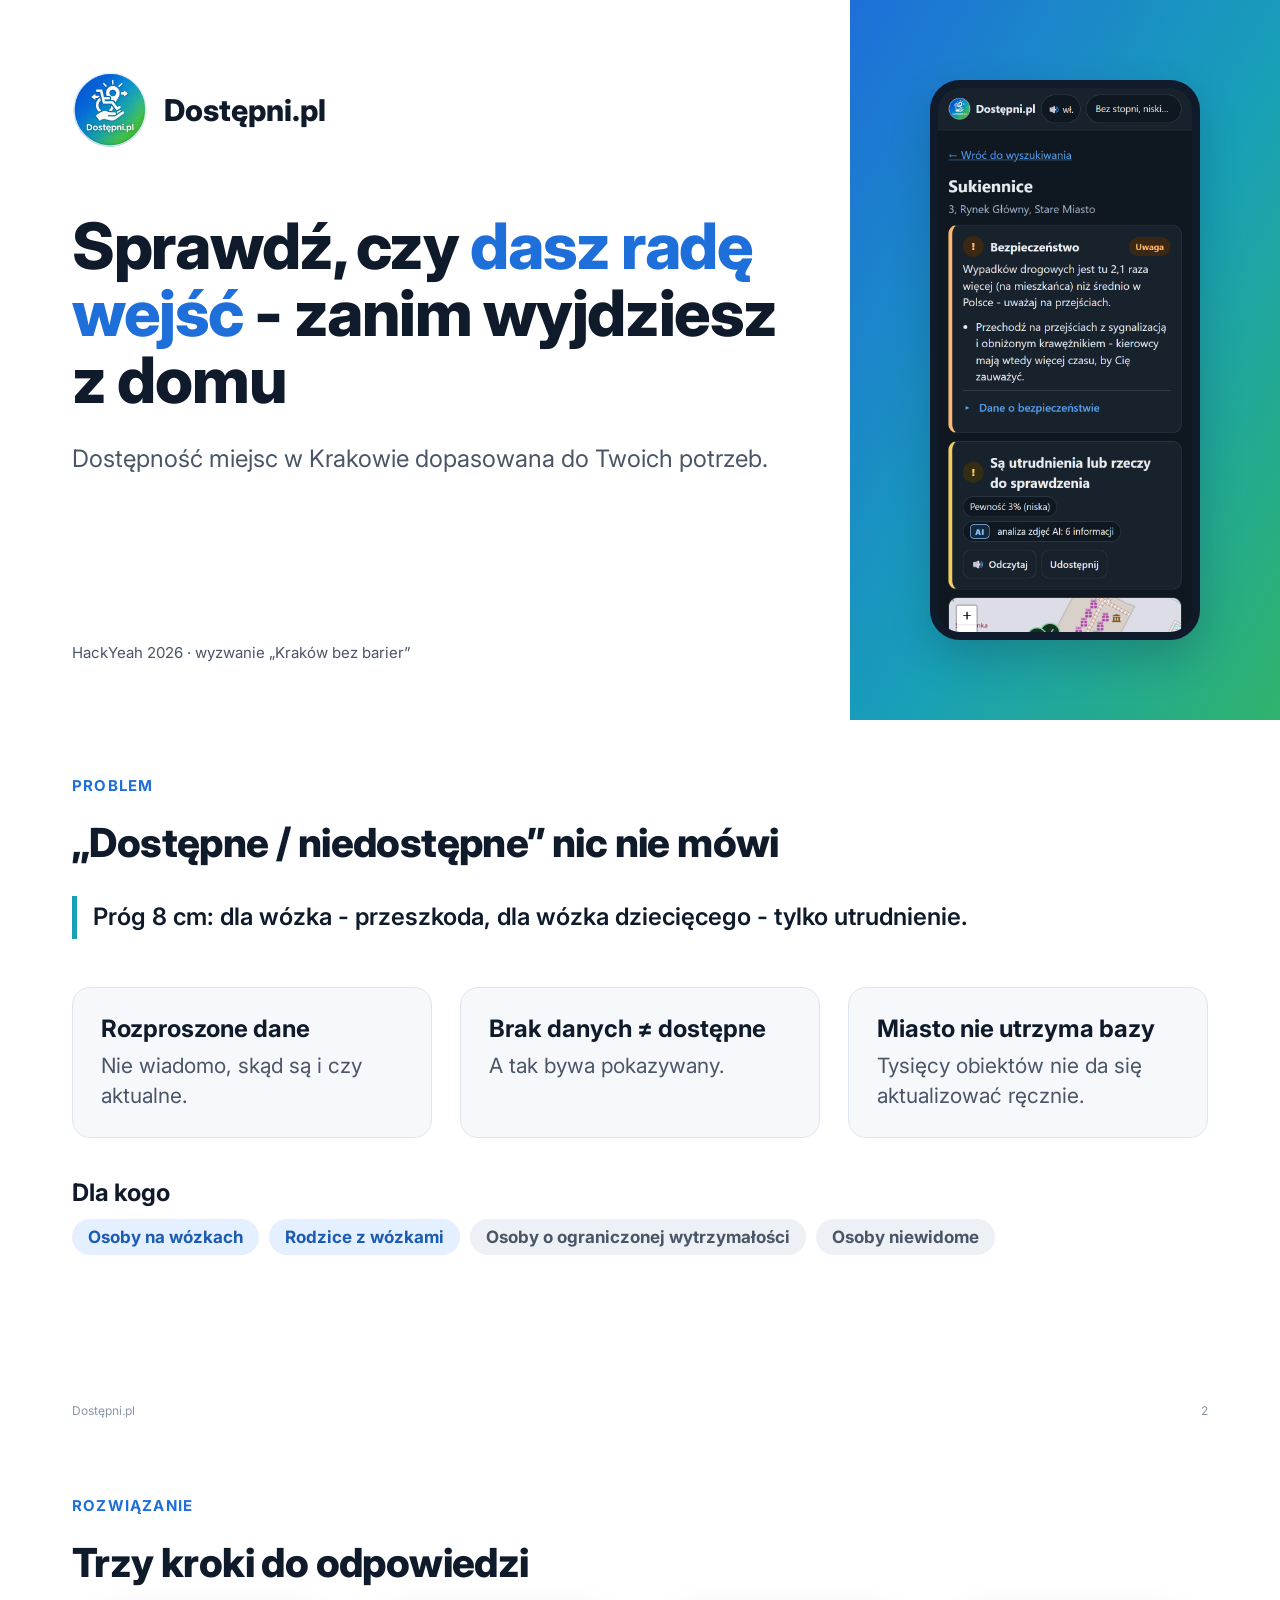
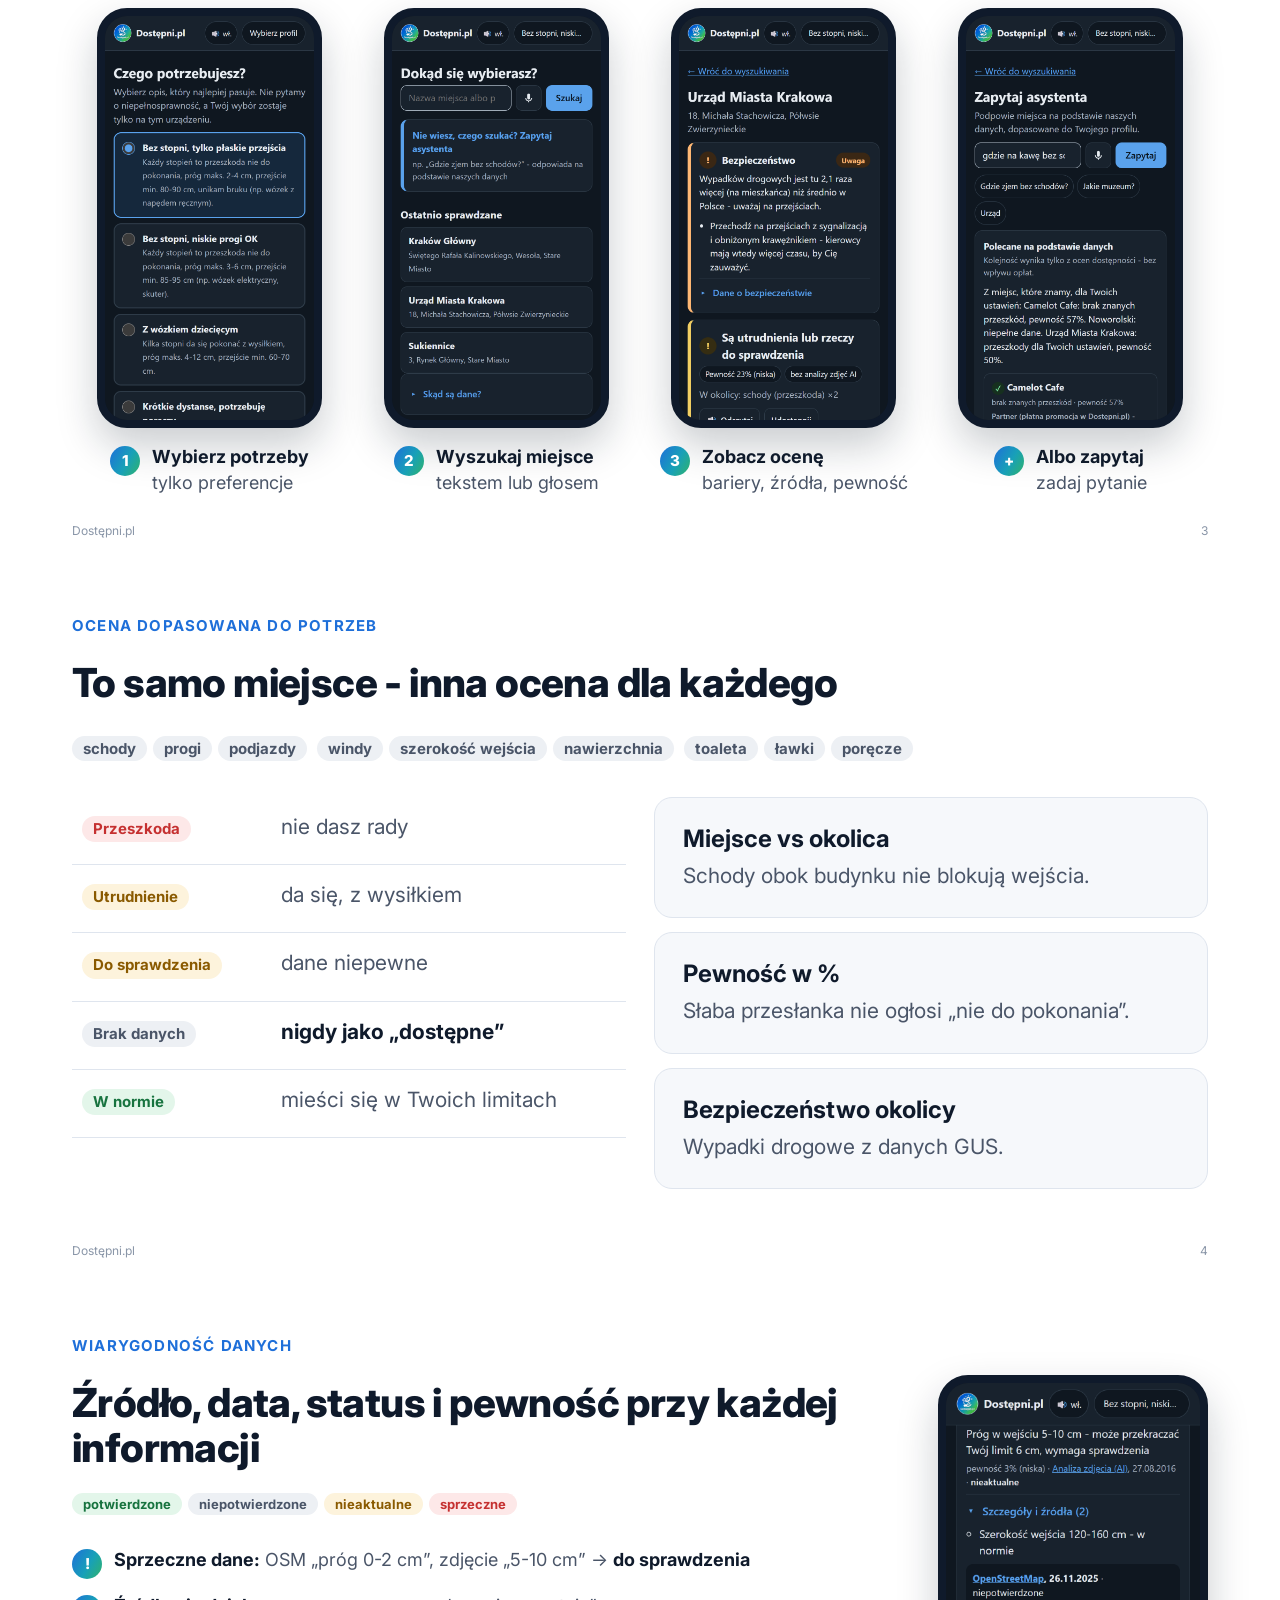
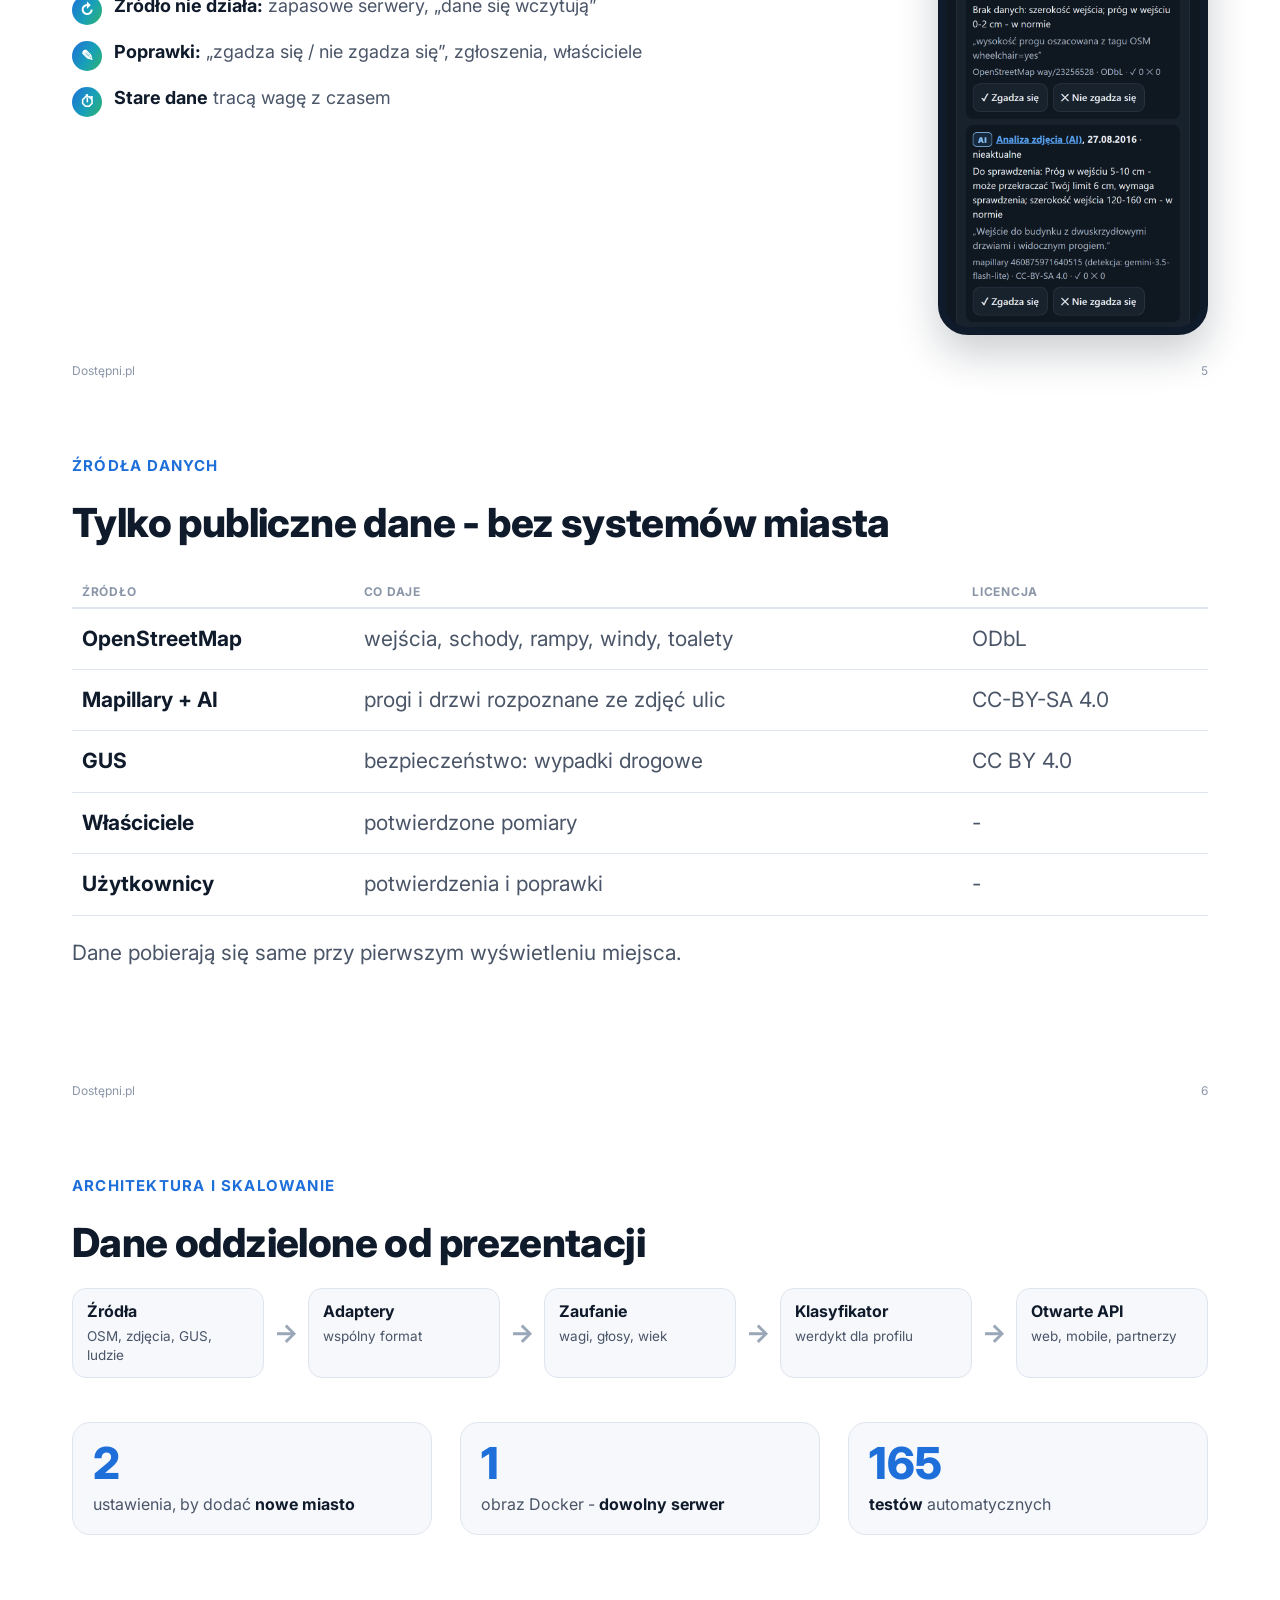
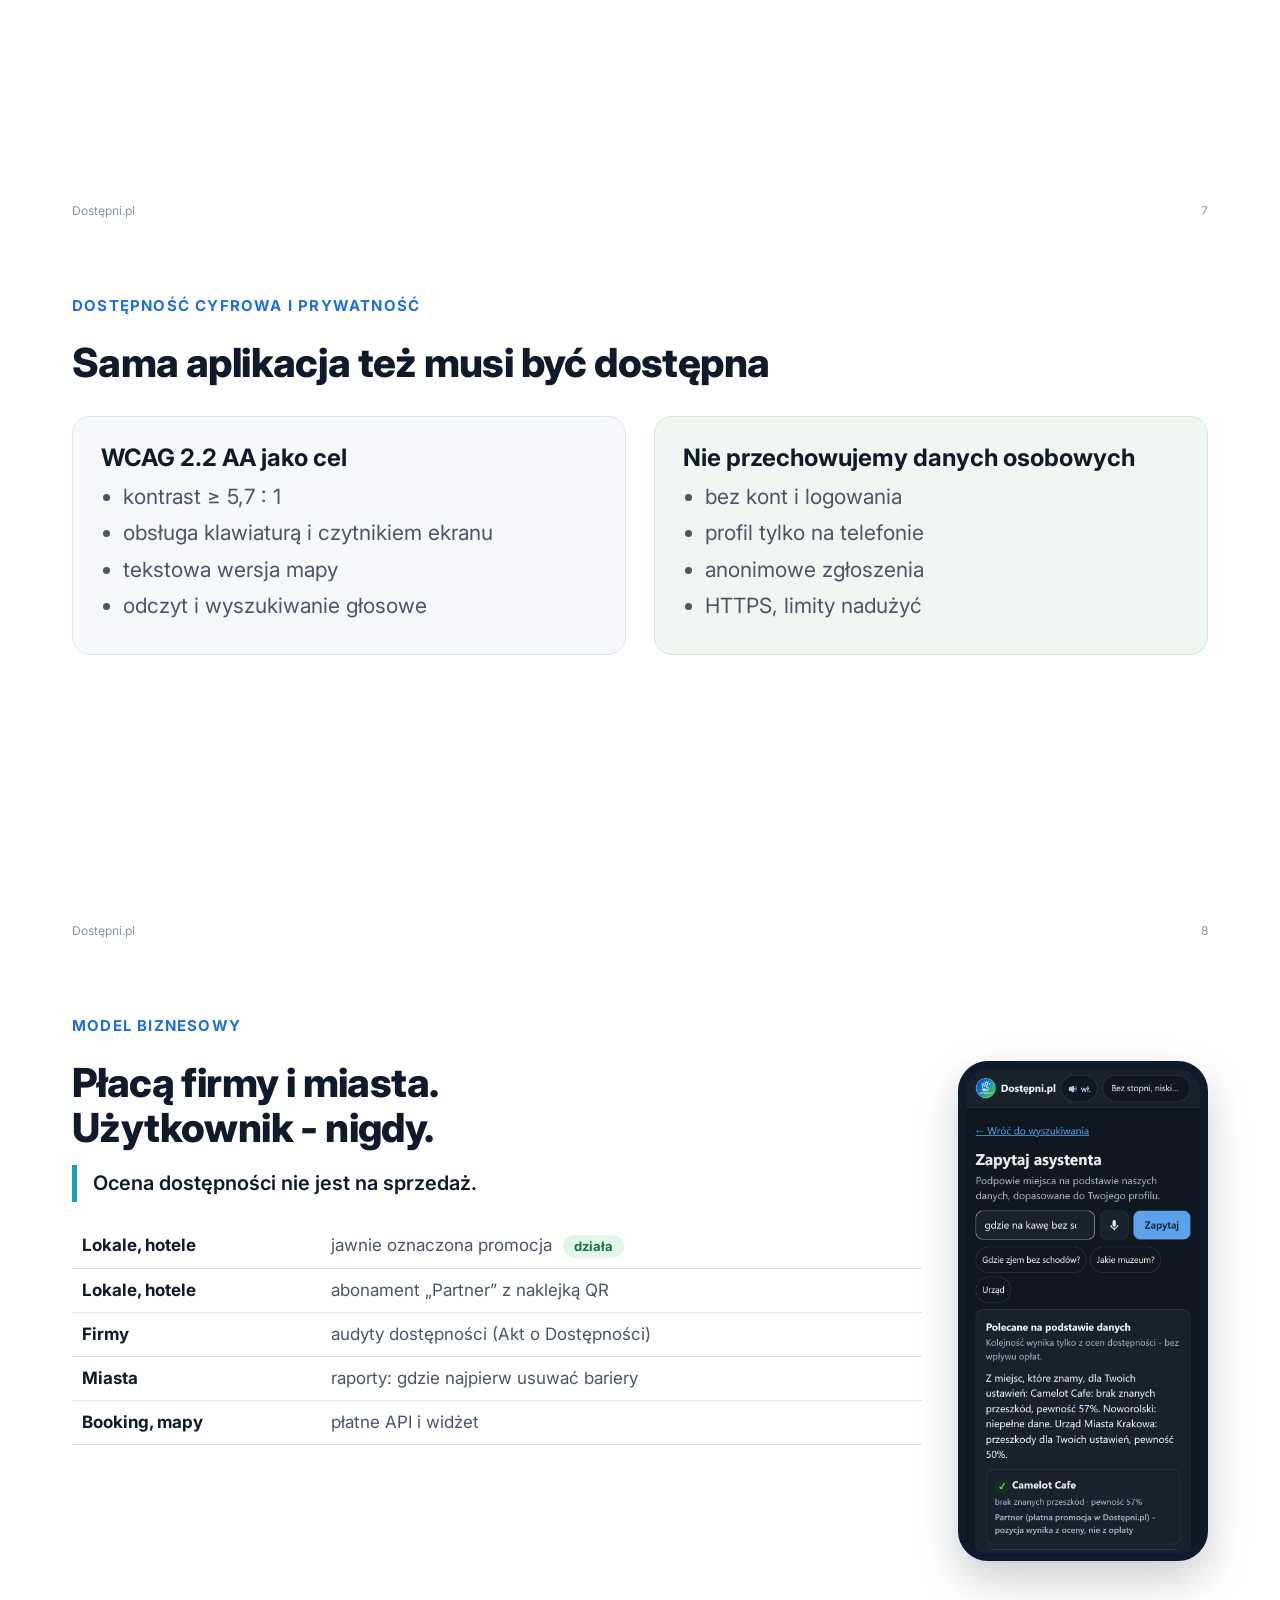
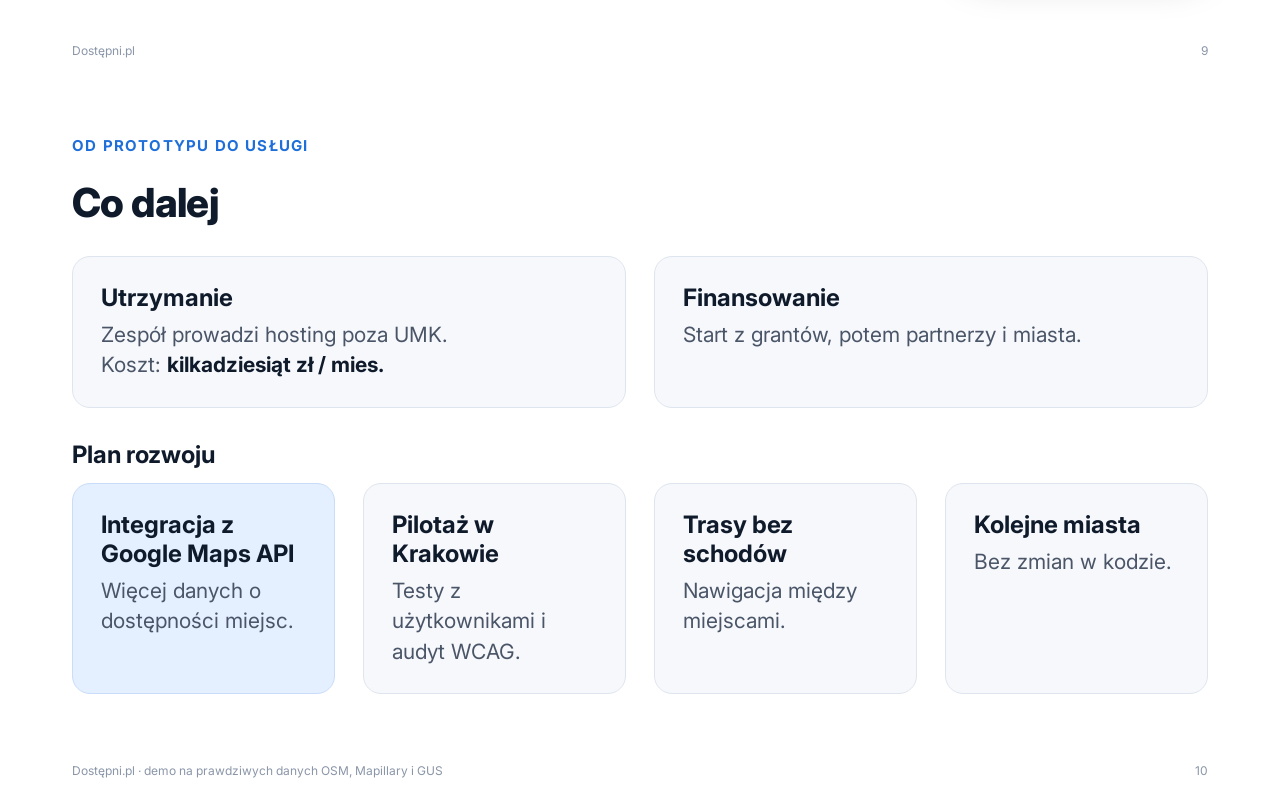
<file: docs/prezentacja/prezentacja.html>
<!doctype html>
<html lang="pl">
<head>
<meta charset="utf-8">
<title>Dostępni.pl - prezentacja</title>
<link rel="preconnect" href="https://fonts.googleapis.com">
<link href="https://fonts.googleapis.com/css2?family=Inter:wght@400;500;600;700;800&display=swap" rel="stylesheet">
<style>
  @page { size: 1280px 720px; margin: 0; }
  :root {
    --ink: #0f1a2b; --muted: #4a5568; --line: #dfe5ee; --bg: #f6f8fb;
    --blue: #1e6fd9; --green: #1f9d55; --amber: #b7791f; --red: #c53030;
    --grad: linear-gradient(120deg, #1e6fd9 0%, #18a0b8 55%, #2fb36b 100%);
  }
  * { box-sizing: border-box; margin: 0; padding: 0; }
  html, body { background: #fff; }
  body { font-family: Inter, "Segoe UI", Arial, sans-serif; color: var(--ink); -webkit-print-color-adjust: exact; print-color-adjust: exact; }
  .slide { width: 1280px; height: 720px; position: relative; overflow: hidden; page-break-after: always; break-after: page;
           padding: 56px 72px 48px; background: #fff; }
  .slide:last-child { page-break-after: auto; }
  .top { display: flex; align-items: center; gap: 14px; margin-bottom: 26px; }
  .kicker { font-size: 15px; font-weight: 700; letter-spacing: .08em; text-transform: uppercase; color: var(--blue); }
  .crit { margin-left: auto; font-size: 13px; font-weight: 600; color: var(--muted); border: 1.5px solid var(--line); border-radius: 999px; padding: 6px 14px; }
  h1 { font-size: 64px; line-height: 1.05; font-weight: 800; letter-spacing: -.02em; }
  h2 { font-size: 40px; line-height: 1.12; font-weight: 800; letter-spacing: -.015em; margin-bottom: 22px; }
  h3 { font-size: 19px; font-weight: 700; margin-bottom: 6px; }
  p, li { font-size: 18px; line-height: 1.45; color: var(--muted); }
  b, strong { color: var(--ink); font-weight: 700; }
  ul { padding-left: 22px; } li { margin-bottom: 6px; }
  .grad { color: #1e6fd9; }
  .foot { position: absolute; left: 72px; right: 72px; bottom: 22px; display: flex; justify-content: space-between; font-size: 12px; color: #8a96a8; }
  .row { display: flex; gap: 28px; }
  .col { flex: 1; min-width: 0; }
  .card { background: var(--bg); border: 1px solid var(--line); border-radius: 18px; padding: 18px 20px; }
  .card p, .card li { font-size: 16px; }
  .phone { width: 250px; height: 520px; border-radius: 30px; border: 8px solid #0f1a2b; overflow: hidden; background: #0f1722;
           box-shadow: 0 18px 40px rgba(15,26,43,.22); flex: none; }
  .phone img { width: 100%; display: block; }
  .tag { display: inline-block; font-size: 13px; font-weight: 700; border-radius: 999px; padding: 3px 11px; margin: 0 6px 6px 0; }
  .t-red { background: #fde8e8; color: var(--red); } .t-amb { background: #fdf3dc; color: #8a5a00; }
  .t-grn { background: #e3f6ea; color: #17733f; } .t-gry { background: #edf0f4; color: #4a5568; } .t-blu { background: #e4efff; color: #1b5bb3; }
  table { width: 100%; border-collapse: collapse; font-size: 15px; }
  th { text-align: left; font-size: 12px; text-transform: uppercase; letter-spacing: .06em; color: #8a96a8; padding: 8px 10px; border-bottom: 2px solid var(--line); }
  td { padding: 10px 10px; border-bottom: 1px solid var(--line); vertical-align: top; color: var(--muted); line-height: 1.35; }
  td b { color: var(--ink); }
  .num { font-size: 44px; font-weight: 800; line-height: 1; }
  .step { display: flex; gap: 12px; align-items: flex-start; margin-bottom: 14px; }
  .dot { flex: none; width: 30px; height: 30px; border-radius: 50%; background: var(--grad); color: #fff; font-weight: 800; font-size: 15px;
         display: flex; align-items: center; justify-content: center; margin-top: 2px; }
  .flow { display: flex; align-items: stretch; gap: 10px; }
  .flow .box { flex: 1; background: var(--bg); border: 1px solid var(--line); border-radius: 14px; padding: 12px 14px; }
  .flow .box h3 { font-size: 16px; } .flow .box p { font-size: 13.5px; line-height: 1.4; }
  .arrow { align-self: center; font-size: 26px; color: #9aa7b8; font-weight: 700; }
  .quote { font-size: 20px; font-weight: 600; color: var(--ink); border-left: 5px solid #18a0b8; padding: 4px 0 4px 16px; }
  .roomy p, .roomy li, .roomy td { font-size: 21px; } .roomy h3 { font-size: 24px; margin-bottom: 8px; }
  .roomy .card { padding: 26px 28px; } .roomy td { padding: 16px 10px; } .roomy h2 { margin-bottom: 30px; }
  .roomy .quote { font-size: 24px; } .roomy .tag { font-size: 15px; }
</style>
</head>
<body>

<!-- 1. TYTUŁ -->
<section class="slide" style="padding:0; display:flex;">
  <div style="flex:1; padding:72px 72px 56px; display:flex; flex-direction:column;">
    <div style="display:flex; align-items:center; gap:16px;">
      <img src="img/logo.png" alt="" style="width:76px; height:76px; border-radius:50%;">
      <span style="font-size:30px; font-weight:800;">Dostępni.pl</span>
    </div>
    <h1 style="margin-top:64px;">Sprawdź, czy <span class="grad">dasz radę wejść</span> - zanim wyjdziesz z domu</h1>
    <p style="font-size:24px; margin-top:28px;">Dostępność miejsc w Krakowie dopasowana do Twoich potrzeb.</p>
    <p style="margin-top:auto; font-size:15px;">HackYeah 2026 · wyzwanie „Kraków bez barier”</p>
  </div>
  <div style="width:430px; background:var(--grad); display:flex; align-items:center; justify-content:center;">
    <div class="phone" style="height:560px; width:270px;"><img src="img/sukiennice.png" alt="Karta miejsca Sukiennice"></div>
  </div>
</section>

<!-- 2. PROBLEM -->
<section class="slide roomy">
  <div class="top"><span class="kicker">Problem</span></div>
  <h2>„Dostępne / niedostępne” nic nie mówi</h2>
  <p class="quote" style="margin-bottom:48px;">Próg 8 cm: dla wózka - przeszkoda, dla wózka dziecięcego - tylko utrudnienie.</p>
  <div class="row">
    <div class="col card"><h3>Rozproszone dane</h3><p>Nie wiadomo, skąd są i czy aktualne.</p></div>
    <div class="col card"><h3>Brak danych ≠ dostępne</h3><p>A tak bywa pokazywany.</p></div>
    <div class="col card"><h3>Miasto nie utrzyma bazy</h3><p>Tysięcy obiektów nie da się aktualizować ręcznie.</p></div>
  </div>
  <h3 style="margin:40px 0 12px;">Dla kogo</h3>
  <div>
    <span class="tag t-blu" style="font-size:17px; padding:8px 16px;">Osoby na wózkach</span>
    <span class="tag t-blu" style="font-size:17px; padding:8px 16px;">Rodzice z wózkami</span>
    <span class="tag t-gry" style="font-size:17px; padding:8px 16px;">Osoby o ograniczonej wytrzymałości</span>
    <span class="tag t-gry" style="font-size:17px; padding:8px 16px;">Osoby niewidome</span>
  </div>
  <div class="foot"><span>Dostępni.pl</span><span>2</span></div>
</section>

<!-- 3. ROZWIĄZANIE -->
<section class="slide">
  <div class="top"><span class="kicker">Rozwiązanie</span></div>
  <h2>Trzy kroki do odpowiedzi</h2>
  <div style="display:grid; grid-template-columns:repeat(4,1fr); gap:12px;">
    <div style="text-align:center;">
      <div class="phone" style="height:420px; width:225px; margin:0 auto;"><img src="img/profil.png" alt=""></div>
      <div class="step" style="margin-top:16px; justify-content:center;"><span class="dot">1</span><p style="text-align:left;"><b>Wybierz potrzeby</b><br>tylko preferencje</p></div>
    </div>
    <div style="text-align:center;">
      <div class="phone" style="height:420px; width:225px; margin:0 auto;"><img src="img/start.png" alt=""></div>
      <div class="step" style="margin-top:16px; justify-content:center;"><span class="dot">2</span><p style="text-align:left;"><b>Wyszukaj miejsce</b><br>tekstem lub głosem</p></div>
    </div>
    <div style="text-align:center;">
      <div class="phone" style="height:420px; width:225px; margin:0 auto;"><img src="img/urzad.png" alt=""></div>
      <div class="step" style="margin-top:16px; justify-content:center;"><span class="dot">3</span><p style="text-align:left;"><b>Zobacz ocenę</b><br>bariery, źródła, pewność</p></div>
    </div>
    <div style="text-align:center;">
      <div class="phone" style="height:420px; width:225px; margin:0 auto;"><img src="img/asystent.png" alt=""></div>
      <div class="step" style="margin-top:16px; justify-content:center;"><span class="dot">+</span><p style="text-align:left;"><b>Albo zapytaj</b><br>zadaj pytanie</p></div>
    </div>
  </div>
  <div class="foot"><span>Dostępni.pl</span><span>3</span></div>
</section>

<!-- 4. OCENA -->
<section class="slide roomy">
  <div class="top"><span class="kicker">Ocena dopasowana do potrzeb</span></div>
  <h2>To samo miejsce - inna ocena dla każdego</h2>
  <div style="margin-bottom:30px;">
    <span class="tag t-gry">schody</span><span class="tag t-gry">progi</span><span class="tag t-gry">podjazdy</span>
    <span class="tag t-gry">windy</span><span class="tag t-gry">szerokość wejścia</span><span class="tag t-gry">nawierzchnia</span>
    <span class="tag t-gry">toaleta</span><span class="tag t-gry">ławki</span><span class="tag t-gry">poręcze</span>
  </div>
  <div class="row">
    <div class="col">
      <table style="font-size:17px;">
        <tr><td><span class="tag t-red">Przeszkoda</span></td><td>nie dasz rady</td></tr>
        <tr><td><span class="tag t-amb">Utrudnienie</span></td><td>da się, z wysiłkiem</td></tr>
        <tr><td><span class="tag t-amb">Do sprawdzenia</span></td><td>dane niepewne</td></tr>
        <tr><td><span class="tag t-gry">Brak danych</span></td><td><b>nigdy jako „dostępne”</b></td></tr>
        <tr><td><span class="tag t-grn">W normie</span></td><td>mieści się w Twoich limitach</td></tr>
      </table>
    </div>
    <div class="col">
      <div class="card" style="margin-bottom:14px;"><h3>Miejsce vs okolica</h3><p>Schody obok budynku nie blokują wejścia.</p></div>
      <div class="card" style="margin-bottom:14px;"><h3>Pewność w %</h3><p>Słaba przesłanka nie ogłosi „nie do pokonania”.</p></div>
      <div class="card"><h3>Bezpieczeństwo okolicy</h3><p>Wypadki drogowe z danych GUS.</p></div>
    </div>
  </div>
  <div class="foot"><span>Dostępni.pl</span><span>4</span></div>
</section>

<!-- 5. WIARYGODNOŚĆ -->
<section class="slide">
  <div class="top"><span class="kicker">Wiarygodność danych</span></div>
  <div class="row" style="gap:40px;">
    <div class="col">
      <h2>Źródło, data, status i pewność przy każdej informacji</h2>
      <div style="margin-bottom:26px;"><span class="tag t-grn">potwierdzone</span><span class="tag t-gry">niepotwierdzone</span><span class="tag t-amb">nieaktualne</span><span class="tag t-red">sprzeczne</span></div>
      <div class="step"><span class="dot">!</span><p><b>Sprzeczne dane:</b> OSM „próg 0-2 cm”, zdjęcie „5-10 cm” → <b>do sprawdzenia</b></p></div>
      <div class="step"><span class="dot">↻</span><p><b>Źródło nie działa:</b> zapasowe serwery, „dane się wczytują”</p></div>
      <div class="step"><span class="dot">✎</span><p><b>Poprawki:</b> „zgadza się / nie zgadza się”, zgłoszenia, właściciele</p></div>
      <div class="step"><span class="dot">⏱</span><p><b>Stare dane</b> tracą wagę z czasem</p></div>
    </div>
    <div class="phone" style="height:560px; width:270px; margin-top:-6px;"><img src="img/sukiennice_det.png" alt="Szczegóły i źródła - sprzeczne dane"></div>
  </div>
  <div class="foot"><span>Dostępni.pl</span><span>5</span></div>
</section>

<!-- 6. ŹRÓDŁA -->
<section class="slide roomy">
  <div class="top"><span class="kicker">Źródła danych</span></div>
  <h2>Tylko publiczne dane - bez systemów miasta</h2>
  <table style="font-size:17px;">
    <tr><th>Źródło</th><th>Co daje</th><th>Licencja</th></tr>
    <tr><td><b>OpenStreetMap</b></td><td>wejścia, schody, rampy, windy, toalety</td><td>ODbL</td></tr>
    <tr><td><b>Mapillary + AI</b></td><td>progi i drzwi rozpoznane ze zdjęć ulic</td><td>CC-BY-SA 4.0</td></tr>
    <tr><td><b>GUS</b></td><td>bezpieczeństwo: wypadki drogowe</td><td>CC BY 4.0</td></tr>
    <tr><td><b>Właściciele</b></td><td>potwierdzone pomiary</td><td>-</td></tr>
    <tr><td><b>Użytkownicy</b></td><td>potwierdzenia i poprawki</td><td>-</td></tr>
  </table>
  <p style="margin-top:22px;">Dane pobierają się same przy pierwszym wyświetleniu miejsca.</p>
  <div class="foot"><span>Dostępni.pl</span><span>6</span></div>
</section>

<!-- 7. ARCHITEKTURA -->
<section class="slide">
  <div class="top"><span class="kicker">Architektura i skalowanie</span></div>
  <h2>Dane oddzielone od prezentacji</h2>
  <div class="flow">
    <div class="box"><h3>Źródła</h3><p>OSM, zdjęcia, GUS, ludzie</p></div>
    <span class="arrow">→</span>
    <div class="box"><h3>Adaptery</h3><p>wspólny format</p></div>
    <span class="arrow">→</span>
    <div class="box"><h3>Zaufanie</h3><p>wagi, głosy, wiek</p></div>
    <span class="arrow">→</span>
    <div class="box"><h3>Klasyfikator</h3><p>werdykt dla profilu</p></div>
    <span class="arrow">→</span>
    <div class="box"><h3>Otwarte API</h3><p>web, mobile, partnerzy</p></div>
  </div>
  <div class="row" style="margin-top:44px;">
    <div class="col card"><div class="num grad">2</div><p style="margin-top:8px;">ustawienia, by dodać <b>nowe miasto</b></p></div>
    <div class="col card"><div class="num grad">1</div><p style="margin-top:8px;">obraz Docker - <b>dowolny serwer</b></p></div>
    <div class="col card"><div class="num grad">165</div><p style="margin-top:8px;"><b>testów</b> automatycznych</p></div>
  </div>
  <div class="foot"><span>Dostępni.pl</span><span>7</span></div>
</section>

<!-- 8. DOSTĘPNOŚĆ I PRYWATNOŚĆ -->
<section class="slide roomy">
  <div class="top"><span class="kicker">Dostępność cyfrowa i prywatność</span></div>
  <h2>Sama aplikacja też musi być dostępna</h2>
  <div class="row">
    <div class="col card">
      <h3>WCAG 2.2 AA jako cel</h3>
      <ul style="margin-top:10px;">
        <li>kontrast ≥ 5,7 : 1</li>
        <li>obsługa klawiaturą i czytnikiem ekranu</li>
        <li>tekstowa wersja mapy</li>
        <li>odczyt i wyszukiwanie głosowe</li>
      </ul>
    </div>
    <div class="col card" style="background:#eef7f1; border-color:#cfe9d8;">
      <h3>Nie przechowujemy danych osobowych</h3>
      <ul style="margin-top:10px;">
        <li>bez kont i logowania</li>
        <li>profil tylko na telefonie</li>
        <li>anonimowe zgłoszenia</li>
        <li>HTTPS, limity nadużyć</li>
      </ul>
    </div>
  </div>
  <div class="foot"><span>Dostępni.pl</span><span>8</span></div>
</section>

<!-- 9. MODEL BIZNESOWY -->
<section class="slide">
  <div class="top"><span class="kicker">Model biznesowy</span></div>
  <div class="row" style="gap:36px;">
    <div class="col">
      <h2 style="margin-bottom:14px;">Płacą firmy i miasta.<br>Użytkownik - nigdy.</h2>
      <p class="quote" style="margin-bottom:22px;">Ocena dostępności nie jest na sprzedaż.</p>
      <table style="font-size:17px;">
        <tr><td><b>Lokale, hotele</b></td><td>jawnie oznaczona promocja <span class="tag t-grn" style="margin:0 0 0 6px;">działa</span></td></tr>
        <tr><td><b>Lokale, hotele</b></td><td>abonament „Partner” z naklejką QR</td></tr>
        <tr><td><b>Firmy</b></td><td>audyty dostępności (Akt o Dostępności)</td></tr>
        <tr><td><b>Miasta</b></td><td>raporty: gdzie najpierw usuwać bariery</td></tr>
        <tr><td><b>Booking, mapy</b></td><td>płatne API i widżet</td></tr>
      </table>
    </div>
    <div style="width:250px;">
      <div class="phone" style="height:500px; width:250px;"><img src="img/asystent.png" alt="Asystent z oznaczonym partnerem"></div>
    </div>
  </div>
  <div class="foot"><span>Dostępni.pl</span><span>9</span></div>
</section>

<!-- 10. PLAN -->
<section class="slide roomy">
  <div class="top"><span class="kicker">Od prototypu do usługi</span></div>
  <h2>Co dalej</h2>
  <div class="row">
    <div class="col card">
      <h3>Utrzymanie</h3>
      <p>Zespół prowadzi hosting poza UMK.<br>Koszt: <b>kilkadziesiąt zł / mies.</b></p>
    </div>
    <div class="col card">
      <h3>Finansowanie</h3>
      <p>Start z grantów, potem partnerzy i miasta.</p>
    </div>
  </div>
  <h3 style="margin:32px 0 14px;">Plan rozwoju</h3>
  <div class="row">
    <div class="col card" style="background:#e4efff; border-color:#c9dcf8;">
      <h3>Integracja z Google Maps API</h3>
      <p>Więcej danych o dostępności miejsc.</p>
    </div>
    <div class="col card"><h3>Pilotaż w Krakowie</h3><p>Testy z użytkownikami i audyt WCAG.</p></div>
    <div class="col card"><h3>Trasy bez schodów</h3><p>Nawigacja między miejscami.</p></div>
    <div class="col card"><h3>Kolejne miasta</h3><p>Bez zmian w kodzie.</p></div>
  </div>
  <div class="foot"><span>Dostępni.pl · demo na prawdziwych danych OSM, Mapillary i GUS</span><span>10</span></div>
</section>

</body>
</html>
</file>
